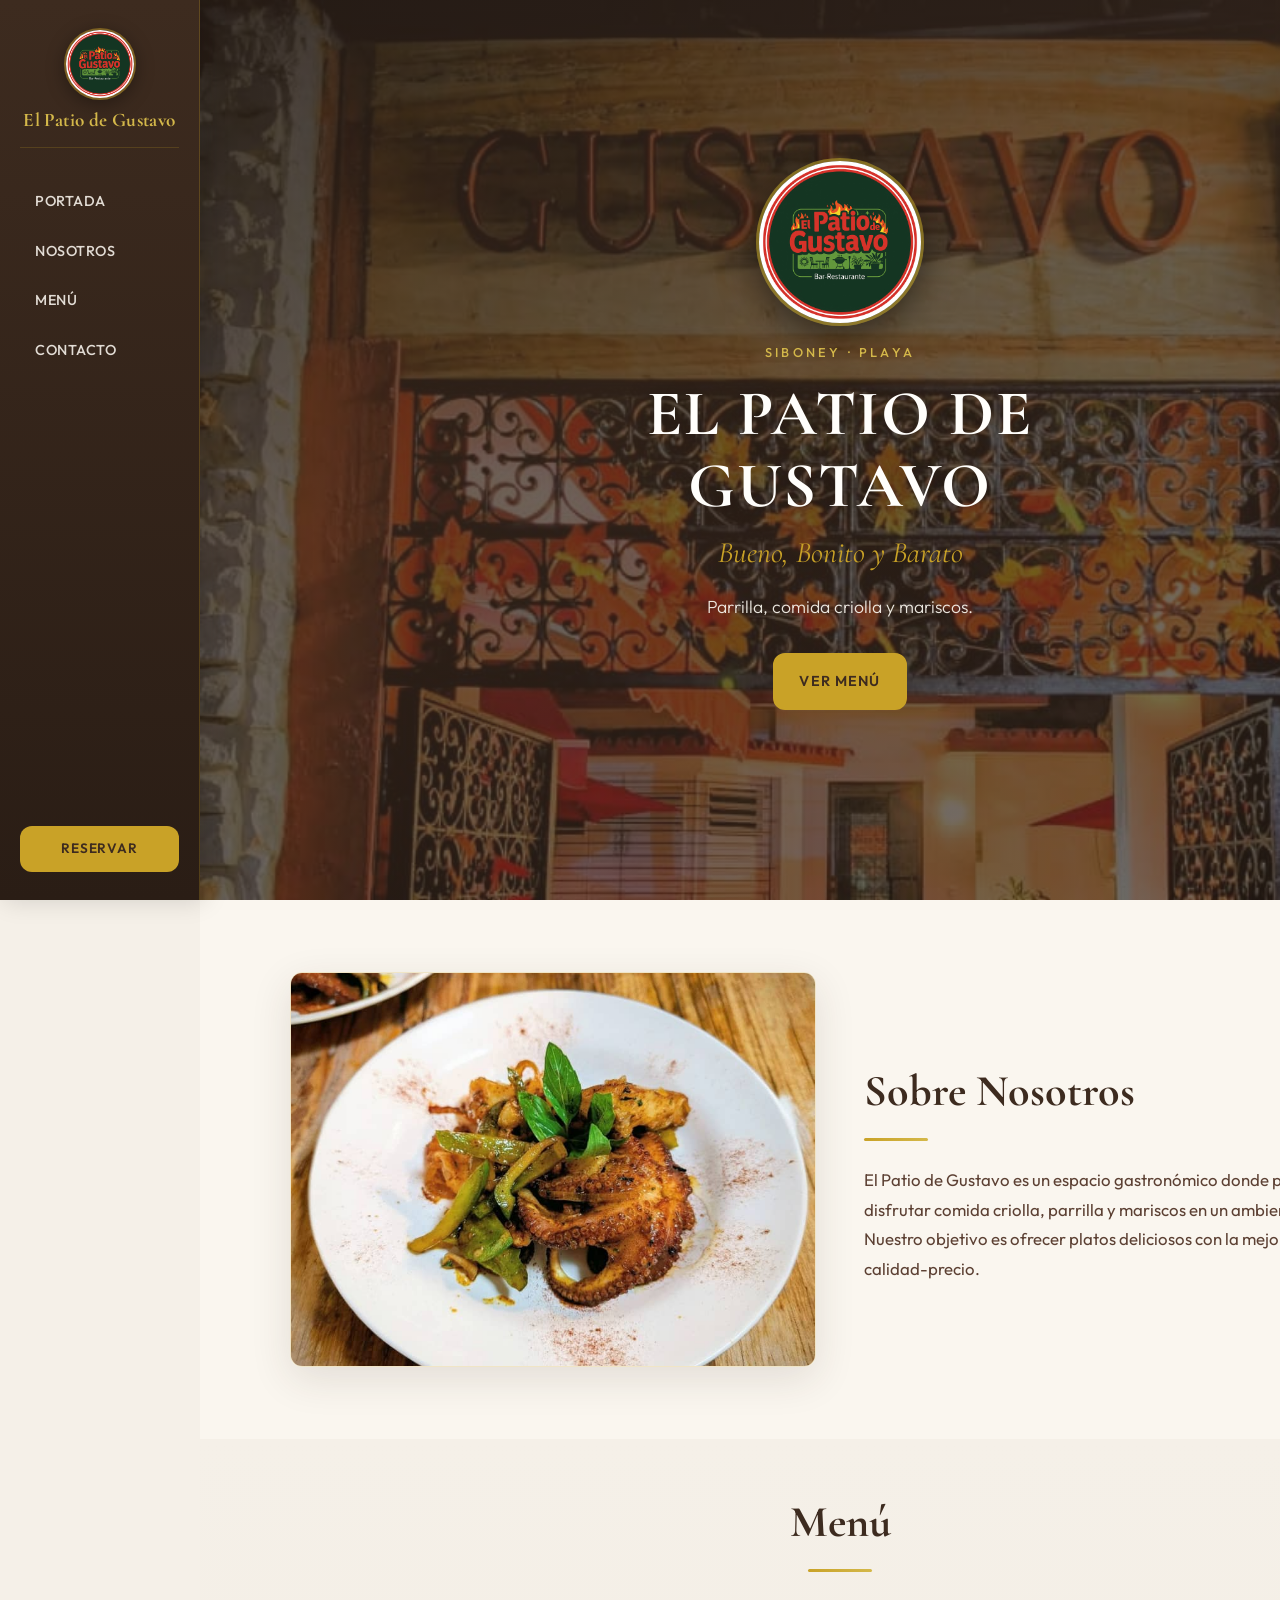
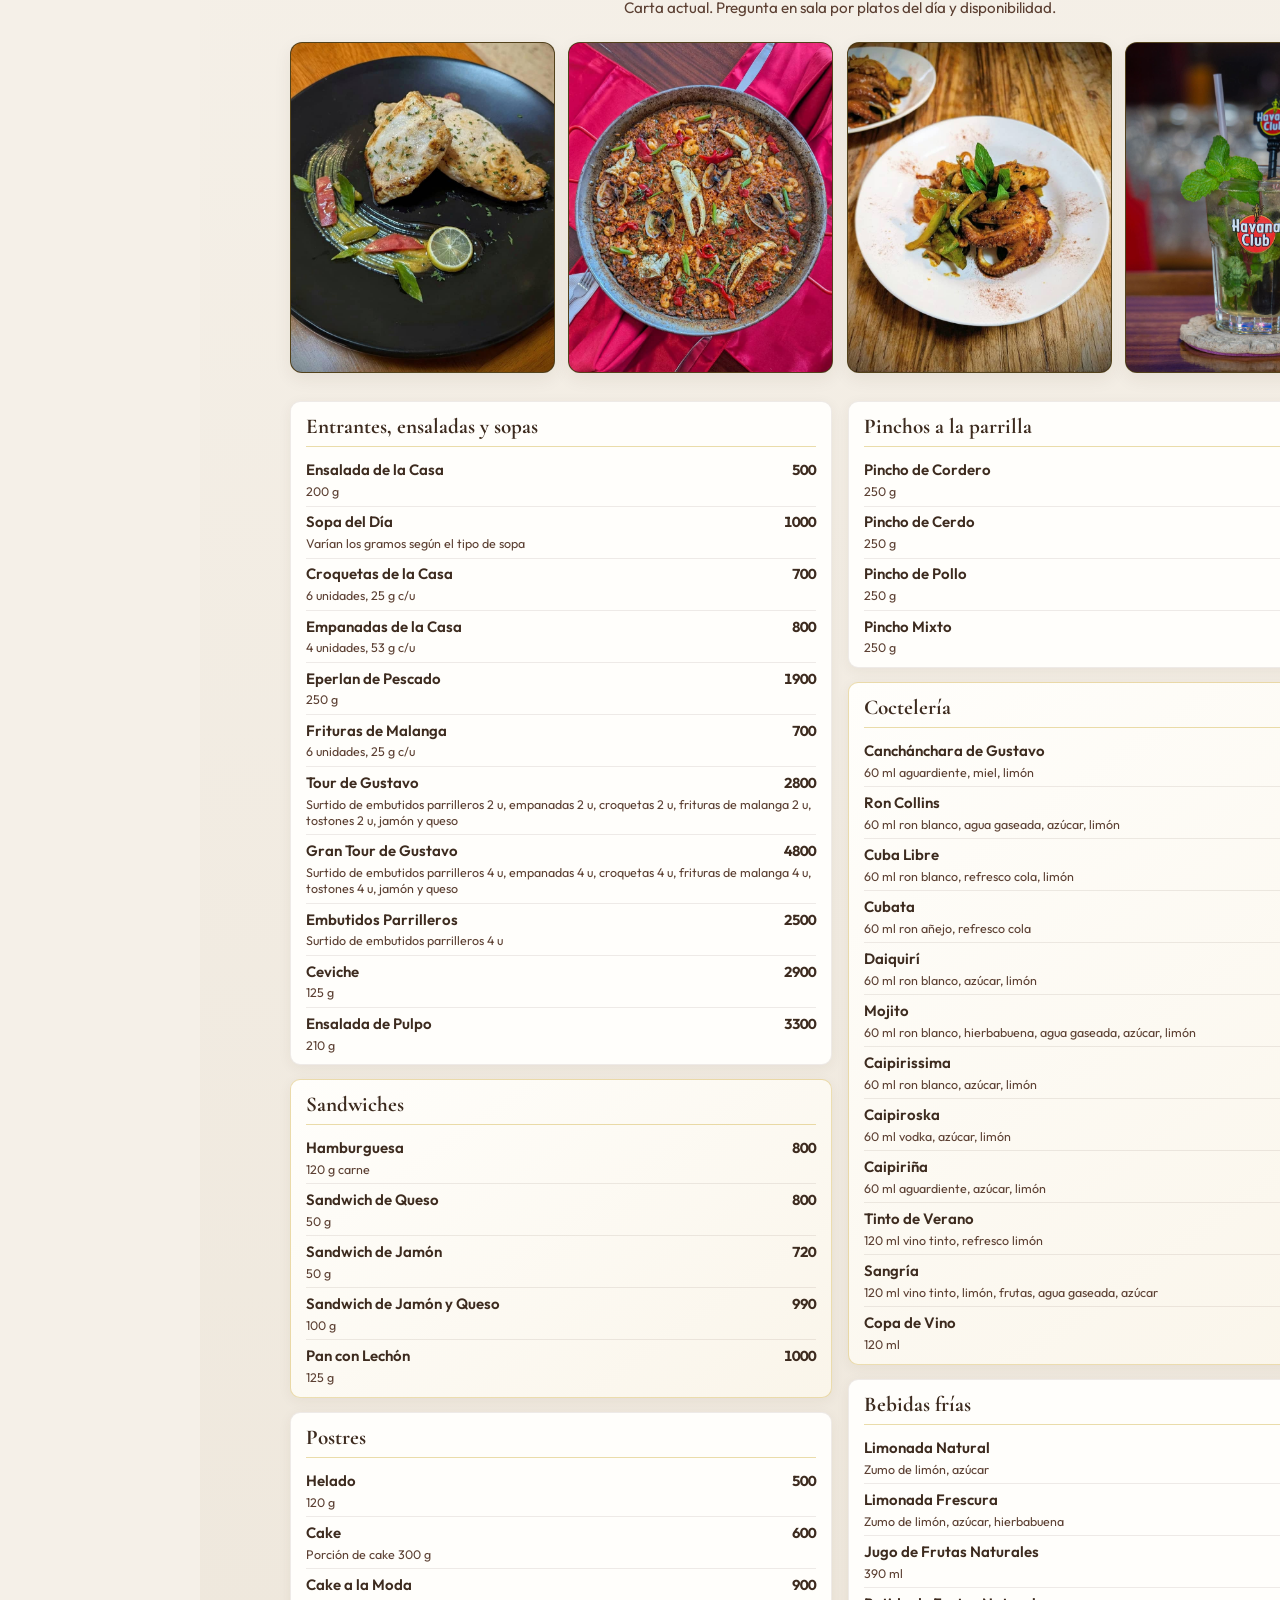
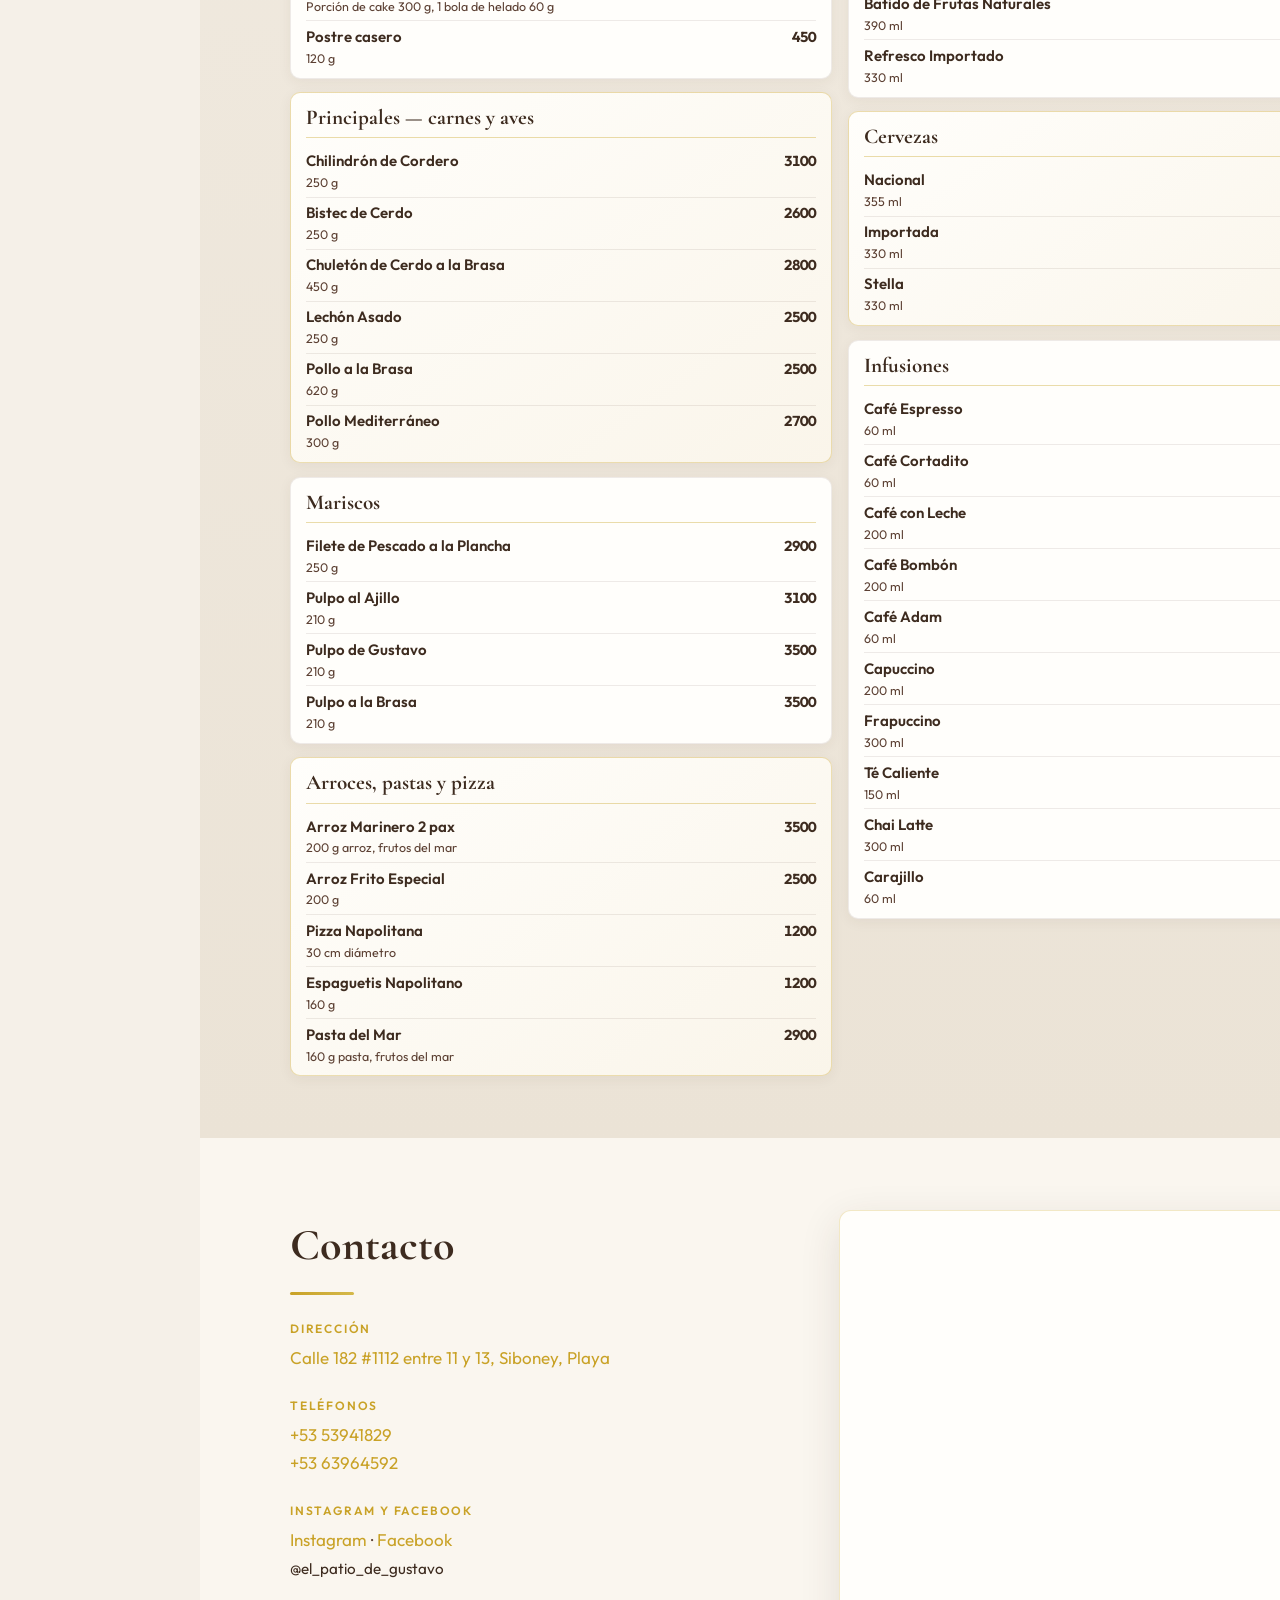
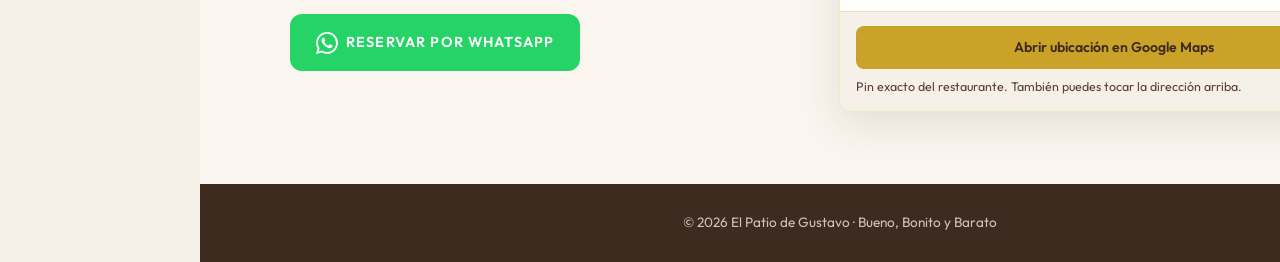
<file: index.html>
<!DOCTYPE html>
<html lang="es">
<head>
  <meta charset="UTF-8" />
  <meta name="viewport" content="width=device-width, initial-scale=1.0, viewport-fit=cover" />
  <meta name="mobile-web-app-capable" content="yes" />
  <meta name="description" content="El Patio de Gustavo — Parrilla, comida criolla y mariscos. Bueno, Bonito y Barato. Siboney, Playa." />
  <title>El Patio de Gustavo | Parrilla y Comida Criolla</title>
  <link rel="icon" href="fotos/logo-el-patio.png" type="image/png" />
  <link rel="apple-touch-icon" href="fotos/logo-el-patio.png" />
  <link rel="preconnect" href="https://fonts.googleapis.com" />
  <link rel="preconnect" href="https://fonts.gstatic.com" crossorigin />
  <link href="https://fonts.googleapis.com/css2?family=Cormorant+Garamond:ital,wght@0,400;0,600;0,700;1,400&family=Outfit:wght@300;400;500;600&display=swap" rel="stylesheet" />
  <link rel="stylesheet" href="styles.css" />
</head>
<body>
  <button type="button" class="nav-toggle" aria-expanded="false" aria-controls="site-nav" aria-label="Abrir menú">
    <span class="nav-toggle__bar"></span>
    <span class="nav-toggle__bar"></span>
    <span class="nav-toggle__bar"></span>
  </button>

  <nav id="site-nav" class="site-nav" aria-label="Navegación principal">
    <a href="#portada" class="site-nav__brand">
      <img class="site-nav__logo" src="fotos/logo-el-patio.png" alt="" width="72" height="72" decoding="async" />
      <span class="site-nav__brand-text">El Patio de Gustavo</span>
    </a>
    <ul class="site-nav__list">
      <li><a href="#portada" class="site-nav__link">Portada</a></li>
      <li><a href="#nosotros" class="site-nav__link">Nosotros</a></li>
      <li><a href="#menu" class="site-nav__link">Menú</a></li>
      <li><a href="#contacto" class="site-nav__link">Contacto</a></li>
    </ul>
    <a href="https://wa.me/5353941829?text=Hola%2C%20quiero%20hacer%20una%20reserva%20en%20El%20Patio%20de%20Gustavo" class="site-nav__cta" target="_blank" rel="noopener noreferrer">Reservar</a>
  </nav>

  <main class="main">
    <section id="portada" class="hero">
      <div class="hero__media" role="img" aria-label="Entrada al restaurante El Patio de Gustavo"></div>
      <div class="hero__overlay"></div>
      <div class="hero__content">
        <div class="hero__logo-wrap">
          <img class="hero__logo" src="fotos/logo-el-patio.png" alt="El Patio de Gustavo — Bar-Restaurante" width="180" height="180" decoding="async" />
        </div>
        <p class="hero__eyebrow">Siboney · Playa</p>
        <h1 class="hero__title">El Patio de Gustavo</h1>
        <p class="hero__tagline">Bueno, Bonito y Barato</p>
        <p class="hero__desc">Parrilla, comida criolla y mariscos.</p>
        <a href="#menu" class="btn btn--primary">Ver Menú</a>
      </div>
    </section>

    <section id="nosotros" class="section section--about">
      <div class="section__grid">
        <figure class="about__figure">
          <img src="fotos/platos/WhatsApp%20Image%202026-03-31%20at%208.41.21%20PM.jpeg" alt="Plato del restaurante — El Patio de Gustavo" width="900" height="600" loading="lazy" />
        </figure>
        <div class="about__text">
          <h2 class="section__title">Sobre Nosotros</h2>
          <div class="section__divider" aria-hidden="true"></div>
          <p class="about__copy">
            El Patio de Gustavo es un espacio gastronómico donde puedes disfrutar comida criolla, parrilla y mariscos en un ambiente acogedor. Nuestro objetivo es ofrecer platos deliciosos con la mejor relación calidad-precio.
          </p>
        </div>
      </div>
    </section>

    <section id="menu" class="section section--menu">
      <header class="section__header">
        <h2 class="section__title">Menú</h2>
        <div class="section__divider section__divider--center" aria-hidden="true"></div>
        <p class="section__lead">Carta actual. Pregunta en sala por platos del día y disponibilidad.</p>
      </header>

      <div class="menu__gallery" aria-label="Galería de platos y bebidas">
        <figure class="menu__gallery-item">
          <img src="fotos/platos/WhatsApp%20Image%202026-03-31%20at%208.41.22%20PM.jpeg" alt="Especialidades de la casa" width="800" height="600" loading="lazy" />
        </figure>
        <figure class="menu__gallery-item">
          <img src="fotos/platos/WhatsApp%20Image%202026-03-31%20at%208.41.23%20PM.jpeg" alt="Más platos de la carta" width="800" height="600" loading="lazy" />
        </figure>
        <figure class="menu__gallery-item">
          <img src="fotos/platos/WhatsApp%20Image%202026-03-31%20at%208.41.21%20PM.jpeg" alt="Plato del restaurante" width="800" height="600" loading="lazy" />
        </figure>
        <figure class="menu__gallery-item">
          <img src="fotos/bebidas/WhatsApp%20Image%202026-03-31%20at%208.41.20%20PM.jpeg" alt="Bebidas y coctelería" width="800" height="600" loading="lazy" />
        </figure>
      </div>

      <div class="menu__blocks">
        <article class="menu-card">
          <h3 class="menu-card__title">Entrantes, ensaladas y sopas</h3>
          <ul class="menu-list">
            <li class="menu-item">
              <div class="menu-item__head"><span class="menu-item__name">Ensalada de la Casa</span><span class="menu-item__price">500</span></div>
              <p class="menu-item__desc">200 g</p>
            </li>
            <li class="menu-item">
              <div class="menu-item__head"><span class="menu-item__name">Sopa del Día</span><span class="menu-item__price">1000</span></div>
              <p class="menu-item__desc">Varían los gramos según el tipo de sopa</p>
            </li>
            <li class="menu-item">
              <div class="menu-item__head"><span class="menu-item__name">Croquetas de la Casa</span><span class="menu-item__price">700</span></div>
              <p class="menu-item__desc">6 unidades, 25 g c/u</p>
            </li>
            <li class="menu-item">
              <div class="menu-item__head"><span class="menu-item__name">Empanadas de la Casa</span><span class="menu-item__price">800</span></div>
              <p class="menu-item__desc">4 unidades, 53 g c/u</p>
            </li>
            <li class="menu-item">
              <div class="menu-item__head"><span class="menu-item__name">Eperlan de Pescado</span><span class="menu-item__price">1900</span></div>
              <p class="menu-item__desc">250 g</p>
            </li>
            <li class="menu-item">
              <div class="menu-item__head"><span class="menu-item__name">Frituras de Malanga</span><span class="menu-item__price">700</span></div>
              <p class="menu-item__desc">6 unidades, 25 g c/u</p>
            </li>
            <li class="menu-item">
              <div class="menu-item__head"><span class="menu-item__name">Tour de Gustavo</span><span class="menu-item__price">2800</span></div>
              <p class="menu-item__desc">Surtido de embutidos parrilleros 2 u, empanadas 2 u, croquetas 2 u, frituras de malanga 2 u, tostones 2 u, jamón y queso</p>
            </li>
            <li class="menu-item">
              <div class="menu-item__head"><span class="menu-item__name">Gran Tour de Gustavo</span><span class="menu-item__price">4800</span></div>
              <p class="menu-item__desc">Surtido de embutidos parrilleros 4 u, empanadas 4 u, croquetas 4 u, frituras de malanga 4 u, tostones 4 u, jamón y queso</p>
            </li>
            <li class="menu-item">
              <div class="menu-item__head"><span class="menu-item__name">Embutidos Parrilleros</span><span class="menu-item__price">2500</span></div>
              <p class="menu-item__desc">Surtido de embutidos parrilleros 4 u</p>
            </li>
            <li class="menu-item">
              <div class="menu-item__head"><span class="menu-item__name">Ceviche</span><span class="menu-item__price">2900</span></div>
              <p class="menu-item__desc">125 g</p>
            </li>
            <li class="menu-item">
              <div class="menu-item__head"><span class="menu-item__name">Ensalada de Pulpo</span><span class="menu-item__price">3300</span></div>
              <p class="menu-item__desc">210 g</p>
            </li>
          </ul>
        </article>

        <article class="menu-card menu-card--accent">
          <h3 class="menu-card__title">Sandwiches</h3>
          <ul class="menu-list">
            <li class="menu-item">
              <div class="menu-item__head"><span class="menu-item__name">Hamburguesa</span><span class="menu-item__price">800</span></div>
              <p class="menu-item__desc">120 g carne</p>
            </li>
            <li class="menu-item">
              <div class="menu-item__head"><span class="menu-item__name">Sandwich de Queso</span><span class="menu-item__price">800</span></div>
              <p class="menu-item__desc">50 g</p>
            </li>
            <li class="menu-item">
              <div class="menu-item__head"><span class="menu-item__name">Sandwich de Jamón</span><span class="menu-item__price">720</span></div>
              <p class="menu-item__desc">50 g</p>
            </li>
            <li class="menu-item">
              <div class="menu-item__head"><span class="menu-item__name">Sandwich de Jamón y Queso</span><span class="menu-item__price">990</span></div>
              <p class="menu-item__desc">100 g</p>
            </li>
            <li class="menu-item">
              <div class="menu-item__head"><span class="menu-item__name">Pan con Lechón</span><span class="menu-item__price">1000</span></div>
              <p class="menu-item__desc">125 g</p>
            </li>
          </ul>
        </article>

        <article class="menu-card">
          <h3 class="menu-card__title">Postres</h3>
          <ul class="menu-list">
            <li class="menu-item">
              <div class="menu-item__head"><span class="menu-item__name">Helado</span><span class="menu-item__price">500</span></div>
              <p class="menu-item__desc">120 g</p>
            </li>
            <li class="menu-item">
              <div class="menu-item__head"><span class="menu-item__name">Cake</span><span class="menu-item__price">600</span></div>
              <p class="menu-item__desc">Porción de cake 300 g</p>
            </li>
            <li class="menu-item">
              <div class="menu-item__head"><span class="menu-item__name">Cake a la Moda</span><span class="menu-item__price">900</span></div>
              <p class="menu-item__desc">Porción de cake 300 g, 1 bola de helado 60 g</p>
            </li>
            <li class="menu-item">
              <div class="menu-item__head"><span class="menu-item__name">Postre casero</span><span class="menu-item__price">450</span></div>
              <p class="menu-item__desc">120 g</p>
            </li>
          </ul>
        </article>

        <article class="menu-card menu-card--accent">
          <h3 class="menu-card__title">Principales — carnes y aves</h3>
          <ul class="menu-list">
            <li class="menu-item">
              <div class="menu-item__head"><span class="menu-item__name">Chilindrón de Cordero</span><span class="menu-item__price">3100</span></div>
              <p class="menu-item__desc">250 g</p>
            </li>
            <li class="menu-item">
              <div class="menu-item__head"><span class="menu-item__name">Bistec de Cerdo</span><span class="menu-item__price">2600</span></div>
              <p class="menu-item__desc">250 g</p>
            </li>
            <li class="menu-item">
              <div class="menu-item__head"><span class="menu-item__name">Chuletón de Cerdo a la Brasa</span><span class="menu-item__price">2800</span></div>
              <p class="menu-item__desc">450 g</p>
            </li>
            <li class="menu-item">
              <div class="menu-item__head"><span class="menu-item__name">Lechón Asado</span><span class="menu-item__price">2500</span></div>
              <p class="menu-item__desc">250 g</p>
            </li>
            <li class="menu-item">
              <div class="menu-item__head"><span class="menu-item__name">Pollo a la Brasa</span><span class="menu-item__price">2500</span></div>
              <p class="menu-item__desc">620 g</p>
            </li>
            <li class="menu-item">
              <div class="menu-item__head"><span class="menu-item__name">Pollo Mediterráneo</span><span class="menu-item__price">2700</span></div>
              <p class="menu-item__desc">300 g</p>
            </li>
          </ul>
        </article>

        <article class="menu-card">
          <h3 class="menu-card__title">Mariscos</h3>
          <ul class="menu-list">
            <li class="menu-item">
              <div class="menu-item__head"><span class="menu-item__name">Filete de Pescado a la Plancha</span><span class="menu-item__price">2900</span></div>
              <p class="menu-item__desc">250 g</p>
            </li>
            <li class="menu-item">
              <div class="menu-item__head"><span class="menu-item__name">Pulpo al Ajillo</span><span class="menu-item__price">3100</span></div>
              <p class="menu-item__desc">210 g</p>
            </li>
            <li class="menu-item">
              <div class="menu-item__head"><span class="menu-item__name">Pulpo de Gustavo</span><span class="menu-item__price">3500</span></div>
              <p class="menu-item__desc">210 g</p>
            </li>
            <li class="menu-item">
              <div class="menu-item__head"><span class="menu-item__name">Pulpo a la Brasa</span><span class="menu-item__price">3500</span></div>
              <p class="menu-item__desc">210 g</p>
            </li>
          </ul>
        </article>

        <article class="menu-card menu-card--accent">
          <h3 class="menu-card__title">Arroces, pastas y pizza</h3>
          <ul class="menu-list">
            <li class="menu-item">
              <div class="menu-item__head"><span class="menu-item__name">Arroz Marinero 2 pax</span><span class="menu-item__price">3500</span></div>
              <p class="menu-item__desc">200 g arroz, frutos del mar</p>
            </li>
            <li class="menu-item">
              <div class="menu-item__head"><span class="menu-item__name">Arroz Frito Especial</span><span class="menu-item__price">2500</span></div>
              <p class="menu-item__desc">200 g</p>
            </li>
            <li class="menu-item">
              <div class="menu-item__head"><span class="menu-item__name">Pizza Napolitana</span><span class="menu-item__price">1200</span></div>
              <p class="menu-item__desc">30 cm diámetro</p>
            </li>
            <li class="menu-item">
              <div class="menu-item__head"><span class="menu-item__name">Espaguetis Napolitano</span><span class="menu-item__price">1200</span></div>
              <p class="menu-item__desc">160 g</p>
            </li>
            <li class="menu-item">
              <div class="menu-item__head"><span class="menu-item__name">Pasta del Mar</span><span class="menu-item__price">2900</span></div>
              <p class="menu-item__desc">160 g pasta, frutos del mar</p>
            </li>
          </ul>
        </article>

        <article class="menu-card">
          <h3 class="menu-card__title">Pinchos a la parrilla</h3>
          <ul class="menu-list">
            <li class="menu-item">
              <div class="menu-item__head"><span class="menu-item__name">Pincho de Cordero</span><span class="menu-item__price">3100</span></div>
              <p class="menu-item__desc">250 g</p>
            </li>
            <li class="menu-item">
              <div class="menu-item__head"><span class="menu-item__name">Pincho de Cerdo</span><span class="menu-item__price">2600</span></div>
              <p class="menu-item__desc">250 g</p>
            </li>
            <li class="menu-item">
              <div class="menu-item__head"><span class="menu-item__name">Pincho de Pollo</span><span class="menu-item__price">2500</span></div>
              <p class="menu-item__desc">250 g</p>
            </li>
            <li class="menu-item">
              <div class="menu-item__head"><span class="menu-item__name">Pincho Mixto</span><span class="menu-item__price">3000</span></div>
              <p class="menu-item__desc">250 g</p>
            </li>
          </ul>
        </article>

        <article class="menu-card menu-card--accent">
          <h3 class="menu-card__title">Coctelería</h3>
          <ul class="menu-list">
            <li class="menu-item">
              <div class="menu-item__head"><span class="menu-item__name">Canchánchara de Gustavo</span><span class="menu-item__price">900</span></div>
              <p class="menu-item__desc">60 ml aguardiente, miel, limón</p>
            </li>
            <li class="menu-item">
              <div class="menu-item__head"><span class="menu-item__name">Ron Collins</span><span class="menu-item__price">700</span></div>
              <p class="menu-item__desc">60 ml ron blanco, agua gaseada, azúcar, limón</p>
            </li>
            <li class="menu-item">
              <div class="menu-item__head"><span class="menu-item__name">Cuba Libre</span><span class="menu-item__price">700</span></div>
              <p class="menu-item__desc">60 ml ron blanco, refresco cola, limón</p>
            </li>
            <li class="menu-item">
              <div class="menu-item__head"><span class="menu-item__name">Cubata</span><span class="menu-item__price">800</span></div>
              <p class="menu-item__desc">60 ml ron añejo, refresco cola</p>
            </li>
            <li class="menu-item">
              <div class="menu-item__head"><span class="menu-item__name">Daiquirí</span><span class="menu-item__price">700</span></div>
              <p class="menu-item__desc">60 ml ron blanco, azúcar, limón</p>
            </li>
            <li class="menu-item">
              <div class="menu-item__head"><span class="menu-item__name">Mojito</span><span class="menu-item__price">950</span></div>
              <p class="menu-item__desc">60 ml ron blanco, hierbabuena, agua gaseada, azúcar, limón</p>
            </li>
            <li class="menu-item">
              <div class="menu-item__head"><span class="menu-item__name">Caipirissima</span><span class="menu-item__price">700</span></div>
              <p class="menu-item__desc">60 ml ron blanco, azúcar, limón</p>
            </li>
            <li class="menu-item">
              <div class="menu-item__head"><span class="menu-item__name">Caipiroska</span><span class="menu-item__price">700</span></div>
              <p class="menu-item__desc">60 ml vodka, azúcar, limón</p>
            </li>
            <li class="menu-item">
              <div class="menu-item__head"><span class="menu-item__name">Caipiriña</span><span class="menu-item__price">700</span></div>
              <p class="menu-item__desc">60 ml aguardiente, azúcar, limón</p>
            </li>
            <li class="menu-item">
              <div class="menu-item__head"><span class="menu-item__name">Tinto de Verano</span><span class="menu-item__price">800</span></div>
              <p class="menu-item__desc">120 ml vino tinto, refresco limón</p>
            </li>
            <li class="menu-item">
              <div class="menu-item__head"><span class="menu-item__name">Sangría</span><span class="menu-item__price">900</span></div>
              <p class="menu-item__desc">120 ml vino tinto, limón, frutas, agua gaseada, azúcar</p>
            </li>
            <li class="menu-item">
              <div class="menu-item__head"><span class="menu-item__name">Copa de Vino</span><span class="menu-item__price">750</span></div>
              <p class="menu-item__desc">120 ml</p>
            </li>
          </ul>
        </article>

        <article class="menu-card">
          <h3 class="menu-card__title">Bebidas frías</h3>
          <ul class="menu-list">
            <li class="menu-item">
              <div class="menu-item__head"><span class="menu-item__name">Limonada Natural</span><span class="menu-item__price">800</span></div>
              <p class="menu-item__desc">Zumo de limón, azúcar</p>
            </li>
            <li class="menu-item">
              <div class="menu-item__head"><span class="menu-item__name">Limonada Frescura</span><span class="menu-item__price">1000</span></div>
              <p class="menu-item__desc">Zumo de limón, azúcar, hierbabuena</p>
            </li>
            <li class="menu-item">
              <div class="menu-item__head"><span class="menu-item__name">Jugo de Frutas Naturales</span><span class="menu-item__price">800</span></div>
              <p class="menu-item__desc">390 ml</p>
            </li>
            <li class="menu-item">
              <div class="menu-item__head"><span class="menu-item__name">Batido de Frutas Naturales</span><span class="menu-item__price">900</span></div>
              <p class="menu-item__desc">390 ml</p>
            </li>
            <li class="menu-item">
              <div class="menu-item__head"><span class="menu-item__name">Refresco Importado</span><span class="menu-item__price">350</span></div>
              <p class="menu-item__desc">330 ml</p>
            </li>
          </ul>
        </article>

        <article class="menu-card menu-card--accent">
          <h3 class="menu-card__title">Cervezas</h3>
          <ul class="menu-list">
            <li class="menu-item">
              <div class="menu-item__head"><span class="menu-item__name">Nacional</span><span class="menu-item__price">600</span></div>
              <p class="menu-item__desc">355 ml</p>
            </li>
            <li class="menu-item">
              <div class="menu-item__head"><span class="menu-item__name">Importada</span><span class="menu-item__price">350</span></div>
              <p class="menu-item__desc">330 ml</p>
            </li>
            <li class="menu-item">
              <div class="menu-item__head"><span class="menu-item__name">Stella</span><span class="menu-item__price">600</span></div>
              <p class="menu-item__desc">330 ml</p>
            </li>
          </ul>
        </article>

        <article class="menu-card">
          <h3 class="menu-card__title">Infusiones</h3>
          <ul class="menu-list">
            <li class="menu-item">
              <div class="menu-item__head"><span class="menu-item__name">Café Espresso</span><span class="menu-item__price">300</span></div>
              <p class="menu-item__desc">60 ml</p>
            </li>
            <li class="menu-item">
              <div class="menu-item__head"><span class="menu-item__name">Café Cortadito</span><span class="menu-item__price">325</span></div>
              <p class="menu-item__desc">60 ml</p>
            </li>
            <li class="menu-item">
              <div class="menu-item__head"><span class="menu-item__name">Café con Leche</span><span class="menu-item__price">350</span></div>
              <p class="menu-item__desc">200 ml</p>
            </li>
            <li class="menu-item">
              <div class="menu-item__head"><span class="menu-item__name">Café Bombón</span><span class="menu-item__price">450</span></div>
              <p class="menu-item__desc">200 ml</p>
            </li>
            <li class="menu-item">
              <div class="menu-item__head"><span class="menu-item__name">Café Adam</span><span class="menu-item__price">450</span></div>
              <p class="menu-item__desc">60 ml</p>
            </li>
            <li class="menu-item">
              <div class="menu-item__head"><span class="menu-item__name">Capuccino</span><span class="menu-item__price">400</span></div>
              <p class="menu-item__desc">200 ml</p>
            </li>
            <li class="menu-item">
              <div class="menu-item__head"><span class="menu-item__name">Frapuccino</span><span class="menu-item__price">400</span></div>
              <p class="menu-item__desc">300 ml</p>
            </li>
            <li class="menu-item">
              <div class="menu-item__head"><span class="menu-item__name">Té Caliente</span><span class="menu-item__price">200</span></div>
              <p class="menu-item__desc">150 ml</p>
            </li>
            <li class="menu-item">
              <div class="menu-item__head"><span class="menu-item__name">Chai Latte</span><span class="menu-item__price">300</span></div>
              <p class="menu-item__desc">300 ml</p>
            </li>
            <li class="menu-item">
              <div class="menu-item__head"><span class="menu-item__name">Carajillo</span><span class="menu-item__price">500</span></div>
              <p class="menu-item__desc">60 ml</p>
            </li>
          </ul>
        </article>
      </div>
    </section>

    <section id="contacto" class="section section--contact">
      <div class="contact__layout">
        <div class="contact__info">
          <h2 class="section__title">Contacto</h2>
          <div class="section__divider" aria-hidden="true"></div>

          <address class="contact__block">
            <span class="contact__label">Dirección</span>
            <p>
              <a href="https://maps.app.goo.gl/1X9dz1QCe8mKtiRv9" target="_blank" rel="noopener noreferrer">Calle 182 #1112 entre 11 y 13, Siboney, Playa</a>
            </p>
          </address>

          <div class="contact__block">
            <span class="contact__label">Teléfonos</span>
            <p>
              <a href="tel:+5353941829">+53 53941829</a><br />
              <a href="tel:+5363964592">+53 63964592</a>
            </p>
          </div>

          <div class="contact__block">
            <span class="contact__label">Instagram y Facebook</span>
            <p>
              <a href="https://instagram.com/el_patio_de_gustavo" target="_blank" rel="noopener noreferrer">Instagram</a>
              ·
              <a href="https://www.facebook.com/el_patio_de_gustavo" target="_blank" rel="noopener noreferrer">Facebook</a>
              <br />
              <span class="contact__handle">@el_patio_de_gustavo</span>
            </p>
          </div>

          <a href="https://wa.me/5353941829?text=Hola%2C%20quiero%20reservar%20en%20El%20Patio%20de%20Gustavo" class="btn btn--whatsapp" target="_blank" rel="noopener noreferrer">
            <svg class="btn__icon" viewBox="0 0 24 24" aria-hidden="true" width="22" height="22"><path fill="currentColor" d="M17.472 14.382c-.297-.149-1.758-.867-2.03-.967-.273-.099-.471-.148-.67.15-.197.297-.767.966-.94 1.164-.173.199-.347.223-.644.075-.297-.15-1.255-.463-2.39-1.475-.883-.788-1.48-1.761-1.653-2.059-.173-.297-.018-.458.13-.606.134-.133.298-.347.446-.52.149-.174.198-.298.298-.497.099-.198.05-.371-.025-.52-.075-.149-.669-1.612-.916-2.207-.242-.579-.487-.5-.669-.51-.173-.008-.371-.01-.57-.01-.198 0-.52.074-.792.372-.272.297-1.04 1.016-1.04 2.479 0 1.462 1.065 2.875 1.213 3.074.149.198 2.096 3.2 5.077 4.487.709.306 1.262.489 1.694.625.712.227 1.36.195 1.871.118.571-.085 1.758-.719 2.006-1.413.248-.694.248-1.289.173-1.413-.074-.124-.272-.198-.57-.347m-5.421 7.403h-.004a9.87 9.87 0 01-5.031-1.378l-.361-.214-3.741.982.998-3.648-.235-.374a9.86 9.86 0 01-1.51-5.26c.001-5.45 4.436-9.884 9.888-9.884 2.64 0 5.122 1.03 6.988 2.898a9.825 9.825 0 012.893 6.994c-.003 5.45-4.435 9.884-9.881 9.884m8.413-18.297A11.815 11.815 0 0012.05 0C5.495 0 .16 5.335.157 11.892c0 2.096.547 4.142 1.588 5.945L.057 24l6.305-1.654a11.882 11.882 0 005.683 1.448h.005c6.554 0 11.89-5.335 11.893-11.893a11.821 11.821 0 00-3.48-8.413z"/></svg>
            Reservar por WhatsApp
          </a>
        </div>
        <div class="contact__map-wrap">
          <iframe
            title="Ubicación — El Patio de Gustavo en Google Maps"
            class="contact__map"
            loading="lazy"
            referrerpolicy="no-referrer-when-downgrade"
            allowfullscreen
            src="https://www.google.com/maps?q=El+Patio+de+Gustavo+Calle+182+Siboney+Playa+Cuba&output=embed&hl=es"
          ></iframe>
          <div class="contact__map-footer">
            <a href="https://maps.app.goo.gl/1X9dz1QCe8mKtiRv9" class="contact__map-link" target="_blank" rel="noopener noreferrer">Abrir ubicación en Google Maps</a>
            <p class="contact__map-note">Pin exacto del restaurante. También puedes tocar la dirección arriba.</p>
          </div>
        </div>
      </div>
    </section>

    <footer class="footer">
      <p>© <span id="year"></span> El Patio de Gustavo · Bueno, Bonito y Barato</p>
    </footer>
  </main>

  <script>
    document.getElementById('year').textContent = new Date().getFullYear();
    var toggle = document.querySelector('.nav-toggle');
    var nav = document.getElementById('site-nav');
    var links = nav.querySelectorAll('a[href^="#"]');
    function closeNav() {
      nav.classList.remove('is-open');
      toggle.setAttribute('aria-expanded', 'false');
      document.body.classList.remove('nav-open');
    }
    toggle.addEventListener('click', function () {
      var open = nav.classList.toggle('is-open');
      toggle.setAttribute('aria-expanded', open ? 'true' : 'false');
      document.body.classList.toggle('nav-open', open);
    });
    links.forEach(function (a) {
      a.addEventListener('click', function () {
        if (window.matchMedia('(max-width: 899px)').matches) closeNav();
      });
    });
    document.body.addEventListener('click', function (e) {
      if (!document.body.classList.contains('nav-open')) return;
      if (nav.contains(e.target) || toggle.contains(e.target)) return;
      closeNav();
    });
  </script>
</body>
</html>
</file>
<file: styles.css>
:root {
  --color-bg: #f5f0e8;
  --color-bg-deep: #ebe3d6;
  --color-brown: #3d2b1f;
  --color-brown-mid: #5c4033;
  --color-gold: #c9a227;
  --color-gold-soft: #d4b84a;
  --color-cream: #faf6ef;
  --color-white: #fffefb;
  --font-display: "Cormorant Garamond", Georgia, serif;
  --font-body: "Outfit", system-ui, sans-serif;
  --nav-width: min(200px, 22vw);
  --shadow-soft: 0 12px 40px rgba(61, 43, 31, 0.12);
  --radius: 12px;
  --transition: 0.25s ease;
  /* Espaciado y tipografía fluidos según ancho de pantalla */
  --page-gutter: clamp(0.65rem, 3.2vw + 0.25rem, 2.25rem);
  --section-y: clamp(2rem, 5vw + 0.5rem, 5.5rem);
  --content-max: 1100px;
}

*,
*::before,
*::after {
  box-sizing: border-box;
}

html {
  scroll-behavior: smooth;
  -webkit-text-size-adjust: 100%;
  text-size-adjust: 100%;
  width: 100%;
  min-height: 100%;
  min-height: 100dvh;
  overflow-x: clip;
}

body {
  margin: 0;
  width: 100%;
  min-width: 0;
  min-height: 100%;
  min-height: 100dvh;
  font-family: var(--font-body);
  font-weight: 400;
  font-size: clamp(0.9375rem, 0.85rem + 0.35vw, 1.0625rem);
  line-height: 1.6;
  color: var(--color-brown);
  background: var(--color-bg);
  -webkit-font-smoothing: antialiased;
  overflow-x: clip;
}

body.nav-open {
  overflow: hidden;
}

img {
  max-width: 100%;
  height: auto;
  display: block;
}

a {
  color: var(--color-gold);
  text-decoration: none;
  transition: color var(--transition);
}

a:hover {
  color: var(--color-brown-mid);
}

/* ——— Vertical nav ——— */
.site-nav {
  position: fixed;
  top: 0;
  left: 0;
  z-index: 100;
  width: var(--nav-width);
  min-height: 100vh;
  min-height: 100dvh;
  padding: 1.75rem 1.25rem;
  background: linear-gradient(180deg, var(--color-brown) 0%, #2a1d15 100%);
  color: var(--color-cream);
  display: flex;
  flex-direction: column;
  align-items: stretch;
  gap: 2rem;
  border-right: 1px solid rgba(201, 162, 39, 0.25);
  box-shadow: 4px 0 24px rgba(0, 0, 0, 0.15);
}

.site-nav__brand {
  display: flex;
  flex-direction: column;
  align-items: center;
  gap: 0.55rem;
  font-family: var(--font-display);
  font-size: 1.2rem;
  font-weight: 700;
  color: var(--color-gold-soft);
  letter-spacing: 0.02em;
  text-align: center;
  padding-bottom: 1rem;
  border-bottom: 1px solid rgba(201, 162, 39, 0.2);
}

.site-nav__logo {
  width: 72px;
  height: 72px;
  object-fit: contain;
  border-radius: 50%;
  border: 2px solid rgba(201, 162, 39, 0.45);
  box-shadow: 0 4px 18px rgba(0, 0, 0, 0.35);
  flex-shrink: 0;
}

.site-nav__brand-text {
  display: block;
  line-height: 1.15;
}

.site-nav__brand:hover {
  color: var(--color-white);
}

.site-nav__brand:hover .site-nav__logo {
  border-color: rgba(250, 246, 239, 0.35);
}

.site-nav__list {
  list-style: none;
  margin: 0;
  padding: 0;
  display: flex;
  flex-direction: column;
  gap: 0.35rem;
  flex: 1;
}

.site-nav__link {
  display: block;
  padding: 0.65rem 0.75rem;
  color: rgba(250, 246, 239, 0.88);
  font-size: 0.9rem;
  font-weight: 500;
  letter-spacing: 0.04em;
  text-transform: uppercase;
  border-radius: 8px;
  border-left: 3px solid transparent;
  transition: background var(--transition), color var(--transition), border-color var(--transition);
}

.site-nav__link:hover {
  color: var(--color-white);
  background: rgba(201, 162, 39, 0.12);
  border-left-color: var(--color-gold);
}

.site-nav__cta {
  display: block;
  text-align: center;
  padding: 0.75rem 1rem;
  background: var(--color-gold);
  color: var(--color-brown);
  font-weight: 600;
  font-size: 0.85rem;
  text-transform: uppercase;
  letter-spacing: 0.06em;
  border-radius: var(--radius);
  transition: background var(--transition), transform 0.2s ease;
}

.site-nav__cta:hover {
  background: var(--color-gold-soft);
  color: var(--color-brown);
  transform: translateY(-1px);
}

.nav-toggle {
  display: none;
  position: fixed;
  top: max(0.75rem, env(safe-area-inset-top, 0px));
  left: max(0.75rem, env(safe-area-inset-left, 0px));
  z-index: 110;
  width: 48px;
  min-width: 48px;
  height: 48px;
  min-height: 48px;
  padding: 0;
  border: none;
  border-radius: 10px;
  background: var(--color-brown);
  cursor: pointer;
  flex-direction: column;
  align-items: center;
  justify-content: center;
  gap: 5px;
  box-shadow: var(--shadow-soft);
  -webkit-tap-highlight-color: transparent;
  touch-action: manipulation;
}

.nav-toggle__bar {
  width: 22px;
  height: 2px;
  background: var(--color-gold);
  border-radius: 1px;
  transition: transform var(--transition), opacity var(--transition);
}

body.nav-open .nav-toggle .nav-toggle__bar:nth-child(1) {
  transform: translateY(7px) rotate(45deg);
}

body.nav-open .nav-toggle .nav-toggle__bar:nth-child(2) {
  opacity: 0;
}

body.nav-open .nav-toggle .nav-toggle__bar:nth-child(3) {
  transform: translateY(-7px) rotate(-45deg);
}

.main {
  margin-left: var(--nav-width);
  min-height: 100vh;
  min-height: 100dvh;
  min-height: 100svh;
  width: 100%;
  max-width: 100%;
  min-width: 0;
  overflow-x: clip;
}

/* ——— Hero ——— */
.hero {
  position: relative;
  min-height: 100vh;
  min-height: 100dvh;
  min-height: 100svh;
  display: flex;
  align-items: center;
  justify-content: center;
  text-align: center;
  width: 100%;
  min-width: 0;
  box-sizing: border-box;
  padding: max(2rem, env(safe-area-inset-top, 0px)) var(--page-gutter) max(4rem, env(safe-area-inset-bottom, 0px)) var(--page-gutter);
  padding-left: max(var(--page-gutter), env(safe-area-inset-left, 0px));
  padding-right: max(var(--page-gutter), env(safe-area-inset-right, 0px));
}

.hero__media {
  position: absolute;
  inset: 0;
  background-image: url("fotos/portada-entrada.png");
  background-size: cover;
  /* Foto vertical: priorizamos la parte superior (letrero y entrada) */
  background-position: center top;
}

.hero__overlay {
  position: absolute;
  inset: 0;
  background: linear-gradient(
    160deg,
    rgba(45, 32, 24, 0.82) 0%,
    rgba(61, 43, 31, 0.75) 40%,
    rgba(45, 32, 24, 0.65) 100%
  );
}

.hero__content {
  position: relative;
  z-index: 1;
  width: min(100%, 42rem);
  max-width: 100%;
  margin-inline: auto;
}

.hero__logo-wrap {
  margin: 0 auto 1rem;
  display: flex;
  justify-content: center;
}

.hero__logo {
  width: min(42vw, 168px);
  height: auto;
  max-width: 180px;
  aspect-ratio: 1;
  object-fit: contain;
  border-radius: 50%;
  border: 3px solid rgba(201, 162, 39, 0.55);
  box-shadow: 0 10px 36px rgba(0, 0, 0, 0.5);
  background: rgba(14, 43, 27, 0.35);
}

.hero__eyebrow {
  font-size: clamp(0.7rem, 2.5vw, 0.8rem);
  text-transform: uppercase;
  letter-spacing: clamp(0.12em, 1.5vw, 0.25em);
  color: var(--color-gold-soft);
  margin: 0 0 1rem;
  font-weight: 500;
}

.hero__title {
  font-family: var(--font-display);
  font-size: clamp(1.65rem, 9vw + 0.5rem, 4rem);
  font-weight: 700;
  color: var(--color-white);
  margin: 0 0 0.5rem;
  line-height: 1.12;
  text-transform: uppercase;
  letter-spacing: 0.03em;
  text-shadow: 0 2px 24px rgba(0, 0, 0, 0.35);
  word-wrap: break-word;
  overflow-wrap: break-word;
  hyphens: auto;
}

.hero__tagline {
  font-family: var(--font-display);
  font-size: clamp(1.35rem, 4vw, 1.85rem);
  font-style: italic;
  color: var(--color-gold);
  margin: 0 0 1rem;
}

.hero__desc {
  font-size: clamp(1rem, 3.5vw, 1.1rem);
  color: rgba(250, 246, 239, 0.92);
  margin: 0 0 2rem;
  font-weight: 300;
  padding: 0 0.25rem;
}

.btn {
  display: inline-flex;
  align-items: center;
  justify-content: center;
  gap: 0.5rem;
  padding: 0.95rem 1.5rem;
  min-height: 48px;
  font-family: var(--font-body);
  font-size: clamp(0.8rem, 2.5vw, 0.9rem);
  font-weight: 600;
  text-transform: uppercase;
  letter-spacing: 0.08em;
  border-radius: var(--radius);
  border: 2px solid transparent;
  cursor: pointer;
  transition: background var(--transition), color var(--transition), border-color var(--transition), transform 0.2s ease;
  -webkit-tap-highlight-color: transparent;
  touch-action: manipulation;
  width: auto;
  max-width: 100%;
}

.btn--primary {
  background: var(--color-gold);
  color: var(--color-brown);
  border-color: var(--color-gold);
}

.btn--primary:hover {
  background: transparent;
  color: var(--color-gold);
  border-color: var(--color-gold);
  transform: translateY(-2px);
}

.btn--whatsapp {
  background: #25d366;
  color: #fff;
  border-color: #25d366;
  margin-top: 0.5rem;
}

.btn--whatsapp:hover {
  background: #1fb855;
  border-color: #1fb855;
  color: #fff;
  transform: translateY(-2px);
}

.btn__icon {
  flex-shrink: 0;
}

/* ——— Sections ——— */
.section {
  width: 100%;
  min-width: 0;
  box-sizing: border-box;
  padding: var(--section-y) var(--page-gutter);
  padding-left: max(var(--page-gutter), env(safe-area-inset-left, 0px));
  padding-right: max(var(--page-gutter), env(safe-area-inset-right, 0px));
}

.section__title {
  font-family: var(--font-display);
  font-size: clamp(2rem, 5vw, 2.75rem);
  font-weight: 700;
  color: var(--color-brown);
  margin: 0 0 0.75rem;
}

.section__divider {
  width: 64px;
  height: 3px;
  background: linear-gradient(90deg, var(--color-gold), var(--color-gold-soft));
  border-radius: 2px;
  margin-bottom: 1.5rem;
}

.section__divider--center {
  margin-left: auto;
  margin-right: auto;
}

.section__header {
  text-align: center;
  max-width: 36rem;
  margin: 0 auto 2.5rem;
}

.section__lead {
  margin: 0;
  color: var(--color-brown-mid);
  font-size: 0.95rem;
}

/* ——— About ——— */
.section--about {
  background: var(--color-cream);
}

.section__grid {
  display: grid;
  gap: clamp(1.5rem, 4vw, 2.5rem);
  align-items: center;
  width: min(100%, var(--content-max));
  max-width: 100%;
  margin: 0 auto;
}

@media (min-width: 768px) {
  .section__grid {
    grid-template-columns: 1fr 1fr;
    gap: 3rem;
  }
}

.about__figure {
  margin: 0;
  border-radius: var(--radius);
  overflow: hidden;
  box-shadow: var(--shadow-soft);
  border: 1px solid rgba(201, 162, 39, 0.2);
}

.about__figure img {
  width: 100%;
  object-fit: cover;
  aspect-ratio: 4 / 3;
}

.about__copy {
  font-size: 1.05rem;
  line-height: 1.75;
  color: var(--color-brown-mid);
  margin: 0;
}

/* ——— Menu ——— */
.section--menu {
  background: linear-gradient(180deg, var(--color-bg) 0%, var(--color-bg-deep) 100%);
  /* Un poco más compacto que el resto de secciones */
  padding-top: clamp(1.65rem, 3.8vw, 3rem);
  padding-bottom: clamp(1.65rem, 3.8vw, 3rem);
}

.section--menu .section__header {
  margin-bottom: clamp(0.85rem, 2.2vw, 1.35rem);
}

.menu__gallery {
  display: grid;
  gap: clamp(0.5rem, 1.5vw, 0.85rem);
  width: min(100%, var(--content-max));
  max-width: 100%;
  margin: 0 auto clamp(1rem, 2.5vw, 1.75rem);
  grid-template-columns: 1fr;
}

@media (min-width: 520px) {
  .menu__gallery {
    grid-template-columns: repeat(2, minmax(0, 1fr));
  }
}

@media (min-width: 900px) {
  .menu__gallery {
    grid-template-columns: repeat(4, minmax(0, 1fr));
  }
}

.menu__gallery-item {
  position: relative;
  margin: 0;
  min-width: 0;
  /* Proporción vertical parecida a fotos de platos: rellena el marco sin bandas vacías */
  aspect-ratio: 4 / 5;
  overflow: hidden;
  border-radius: var(--radius);
  border: 1px solid rgba(201, 162, 39, 0.25);
  box-shadow: 0 6px 18px rgba(61, 43, 31, 0.07);
  background: #2a2118;
}

.menu__gallery img {
  position: absolute;
  inset: 0;
  width: 100%;
  height: 100%;
  object-fit: cover;
  object-position: center;
  display: block;
}

/*
  Carta en 2 columnas: no usar grid de filas (cada fila toma la altura del bloque más alto
  y deja un vacío enorme en la otra columna). Multicolumn + break-inside equilibra
  el contenido tipo “masonry” sin huecos.
*/
.menu__blocks {
  width: min(100%, var(--content-max));
  max-width: 100%;
  margin: 0 auto;
  display: block;
}

@media (min-width: 720px) {
  .menu__blocks {
    column-count: 2;
    column-gap: clamp(0.65rem, 1.5vw, 1rem);
    column-fill: balance;
  }
}

.menu-card {
  background: var(--color-white);
  border-radius: 10px;
  padding: 0.75rem 0.95rem 0.65rem;
  border: 1px solid rgba(92, 64, 51, 0.1);
  box-shadow: 0 3px 14px rgba(61, 43, 31, 0.06);
  width: 100%;
  min-width: 0;
  margin-bottom: clamp(0.55rem, 1.3vw, 0.85rem);
}

.menu-card:last-child {
  margin-bottom: 0;
}

@media (min-width: 720px) {
  .menu-card {
    break-inside: avoid;
    page-break-inside: avoid;
    -webkit-column-break-inside: avoid;
    display: inline-block;
    vertical-align: top;
  }
}

.menu-card--accent {
  border-color: rgba(201, 162, 39, 0.35);
  background: linear-gradient(145deg, #fffefb 0%, #faf5ea 100%);
}

.menu-card__title {
  font-family: var(--font-display);
  font-size: clamp(1.15rem, 2.2vw, 1.32rem);
  font-weight: 700;
  color: var(--color-brown);
  margin: 0 0 0.45rem;
  padding-bottom: 0.4rem;
  line-height: 1.22;
  border-bottom: 1px solid rgba(201, 162, 39, 0.38);
}

.menu-list {
  list-style: none;
  margin: 0;
  padding: 0;
}

.menu-item {
  padding: 0.3rem 0;
  border-bottom: 1px solid rgba(92, 64, 51, 0.1);
  font-size: 0.9375rem;
}

.menu-item:last-child {
  border-bottom: none;
  padding-bottom: 0;
}

.menu-item__head {
  display: flex;
  align-items: baseline;
  justify-content: space-between;
  gap: 0.5rem 0.75rem;
}

.menu-item__name {
  font-weight: 600;
  color: var(--color-brown);
  flex: 1;
  min-width: 0;
  line-height: 1.28;
}

.menu-item__price {
  flex-shrink: 0;
  font-weight: 700;
  color: var(--color-brown);
  font-variant-numeric: tabular-nums;
  font-size: 0.9rem;
}

.menu-item__desc {
  margin: 0.12rem 0 0;
  padding-right: 0;
  font-size: 0.78rem;
  font-weight: 400;
  line-height: 1.32;
  color: var(--color-brown-mid);
}

.menu-item__desc:empty {
  display: none;
}

/* ——— Teléfono: carta compacta y legible ——— */
@media (max-width: 639px) {
  .section--menu {
    padding-top: 1.45rem;
    padding-bottom: 1.65rem;
  }

  .section--menu .section__header {
    margin-bottom: 0.95rem;
    padding: 0 0.1rem;
  }

  .section--menu .section__title {
    font-size: clamp(1.55rem, 6vw, 1.9rem);
    line-height: 1.12;
  }

  .section--menu .section__lead {
    font-size: 0.86rem;
    line-height: 1.42;
    padding: 0 0.15rem;
  }

  .menu-card {
    padding: 0.7rem 0.65rem 0.6rem;
    border-radius: 9px;
  }

  .menu-card__title {
    font-size: clamp(1.05rem, 3.8vw, 1.22rem);
    line-height: 1.2;
    margin-bottom: 0.4rem;
    padding-bottom: 0.35rem;
    word-break: break-word;
    overflow-wrap: break-word;
    hyphens: auto;
  }

  .menu-item {
    padding: 0.38rem 0;
    font-size: 0.9rem;
  }

  .menu-item__head {
    display: grid;
    grid-template-columns: minmax(0, 1fr) auto;
    align-items: start;
    gap: 0.3rem 0.55rem;
  }

  .menu-item__name {
    line-height: 1.28;
    min-width: 0;
  }

  .menu-item__price {
    font-size: 0.88rem;
    line-height: 1.15;
    padding-top: 0.06em;
    text-align: right;
    white-space: nowrap;
  }

  .menu-item__desc {
    margin-top: 0.18rem;
    font-size: 0.76rem;
    line-height: 1.34;
    word-break: break-word;
    overflow-wrap: anywhere;
  }

  .menu__gallery {
    gap: 0.5rem;
    margin-bottom: 1.05rem;
  }

  /* Misma proporción que escritorio: menos recorte en fotos verticales de platos */
  .menu__gallery-item {
    aspect-ratio: 4 / 5;
  }
}

/* Pantallas muy estrechas */
@media (max-width: 380px) {
  .menu-card {
    padding: 0.65rem 0.55rem 0.55rem;
  }

  .menu-item__price {
    font-size: 0.82rem;
  }
}

/* ——— Contact ——— */
.section--contact {
  background: var(--color-cream);
}

.contact__layout {
  display: grid;
  gap: clamp(1.5rem, 3vw, 2.5rem);
  width: min(100%, var(--content-max));
  max-width: 100%;
  margin: 0 auto;
  align-items: start;
}

@media (min-width: 900px) {
  .contact__layout {
    grid-template-columns: 1fr 1.1fr;
    gap: 3rem;
  }
}

.contact__block {
  margin: 0 0 1.5rem;
  font-style: normal;
}

.contact__block p {
  margin: 0.35rem 0 0;
  color: var(--color-brown-mid);
  line-height: 1.65;
}

.contact__handle {
  font-size: 0.95rem;
  color: var(--color-brown);
}

.contact__label {
  display: block;
  font-size: 0.75rem;
  text-transform: uppercase;
  letter-spacing: 0.15em;
  color: var(--color-gold);
  font-weight: 600;
}

.contact__map-wrap {
  width: 100%;
  min-width: 0;
  border-radius: var(--radius);
  overflow: hidden;
  border: 1px solid rgba(201, 162, 39, 0.25);
  box-shadow: var(--shadow-soft);
  background: var(--color-white);
}

.contact__map {
  width: 100%;
  max-width: 100%;
  height: clamp(200px, 42vw, 360px);
  min-height: 200px;
  border: 0;
  display: block;
}

@media (min-width: 900px) {
  .contact__map {
    height: clamp(280px, 35vw, 400px);
  }
}

.contact__map-footer {
  padding: 0.85rem 1rem 0.95rem;
  background: var(--color-bg);
  border-top: 1px solid rgba(201, 162, 39, 0.2);
}

.contact__map-link {
  display: inline-flex;
  align-items: center;
  justify-content: center;
  width: 100%;
  padding: 0.65rem 1rem;
  font-size: 0.88rem;
  font-weight: 600;
  text-align: center;
  color: var(--color-brown);
  background: var(--color-gold);
  border-radius: 8px;
  transition: background var(--transition), color var(--transition);
}

.contact__map-link:hover {
  color: var(--color-brown);
  background: var(--color-gold-soft);
}

.contact__map-note {
  margin: 0.55rem 0 0;
  padding: 0;
  font-size: 0.78rem;
  line-height: 1.45;
  color: var(--color-brown-mid);
  background: transparent;
}

/* ——— Footer ——— */
.footer {
  text-align: center;
  padding: 1.75rem max(1.25rem, env(safe-area-inset-left, 0px)) max(1.75rem, env(safe-area-inset-bottom, 0px)) max(1.25rem, env(safe-area-inset-right, 0px));
  background: var(--color-brown);
  color: rgba(250, 246, 239, 0.75);
  font-size: clamp(0.78rem, 2.5vw, 0.85rem);
}

.footer p {
  margin: 0;
}

/* ——— Móvil: secciones generales y contacto ——— */
@media (max-width: 639px) {
  .section {
    padding-top: 2.25rem;
    padding-bottom: 2.25rem;
    padding-left: max(var(--page-gutter), env(safe-area-inset-left, 0px));
    padding-right: max(var(--page-gutter), env(safe-area-inset-right, 0px));
  }

  /* Mayor especificidad: no pisar el ritmo vertical del menú */
  .section.section--menu {
    padding-top: 1.45rem;
    padding-bottom: 1.65rem;
  }

  .section__title {
    font-size: clamp(1.65rem, 6vw, 2rem);
  }

  .section__header {
    margin-bottom: 1.75rem;
  }

  .about__copy {
    font-size: 1rem;
    line-height: 1.7;
  }

  .contact__block p,
  .contact__block a {
    word-break: break-word;
    overflow-wrap: anywhere;
  }

  .contact__map {
    height: min(240px, 42vh);
    min-height: 200px;
  }

  .contact__map-footer {
    padding: 0.75rem 0.85rem 0.85rem;
  }

  .contact__map-note {
    font-size: 0.75rem;
  }

  .hero .btn--primary {
    display: flex;
    width: 100%;
    max-width: min(20rem, 100%);
    margin-inline: auto;
    box-sizing: border-box;
  }
}

/* ——— Mobile: overlay nav ——— */
@media (max-width: 899px) {
  .nav-toggle {
    display: flex;
  }

  .site-nav {
    width: min(280px, 86vw);
    max-width: calc(100vw - env(safe-area-inset-left, 0px) - env(safe-area-inset-right, 0px));
    transform: translateX(-100%);
    transition: transform var(--transition);
    box-shadow: none;
    padding-top: max(1.5rem, env(safe-area-inset-top, 0px));
    padding-bottom: max(1.5rem, env(safe-area-inset-bottom, 0px));
    padding-left: max(1.25rem, env(safe-area-inset-left, 0px));
    overflow-y: auto;
    -webkit-overflow-scrolling: touch;
  }

  .site-nav.is-open {
    transform: translateX(0);
    box-shadow: 8px 0 40px rgba(0, 0, 0, 0.35);
  }

  .site-nav__link {
    min-height: 48px;
    display: flex;
    align-items: center;
    padding: 0.75rem 0.85rem;
  }

  .site-nav__cta {
    min-height: 48px;
    display: flex;
    align-items: center;
    justify-content: center;
  }

  .main {
    margin-left: 0;
    max-width: 100%;
  }

  /* Espacio bajo el botón hamburguesa y bordes seguros en móvil */
  .hero {
    padding-top: max(5.25rem, calc(env(safe-area-inset-top, 0px) + 4.25rem));
    padding-left: max(var(--page-gutter), env(safe-area-inset-left, 0px));
    padding-right: max(var(--page-gutter), env(safe-area-inset-right, 0px));
    padding-bottom: max(2.5rem, env(safe-area-inset-bottom, 0px));
  }

  .hero__content {
    width: 100%;
    max-width: min(100%, 26rem);
    margin-inline: auto;
  }

  .btn--whatsapp {
    width: 100%;
    max-width: 100%;
    box-sizing: border-box;
    padding-left: 1rem;
    padding-right: 1rem;
  }

  body.nav-open::after {
    content: "";
    position: fixed;
    inset: 0;
    background: rgba(45, 32, 24, 0.45);
    z-index: 95;
    pointer-events: auto;
  }
}


@media (prefers-reduced-motion: reduce) {
  html {
    scroll-behavior: auto;
  }

  *,
  *::before,
  *::after {
    transition-duration: 0.01ms !important;
  }
}
</file>
